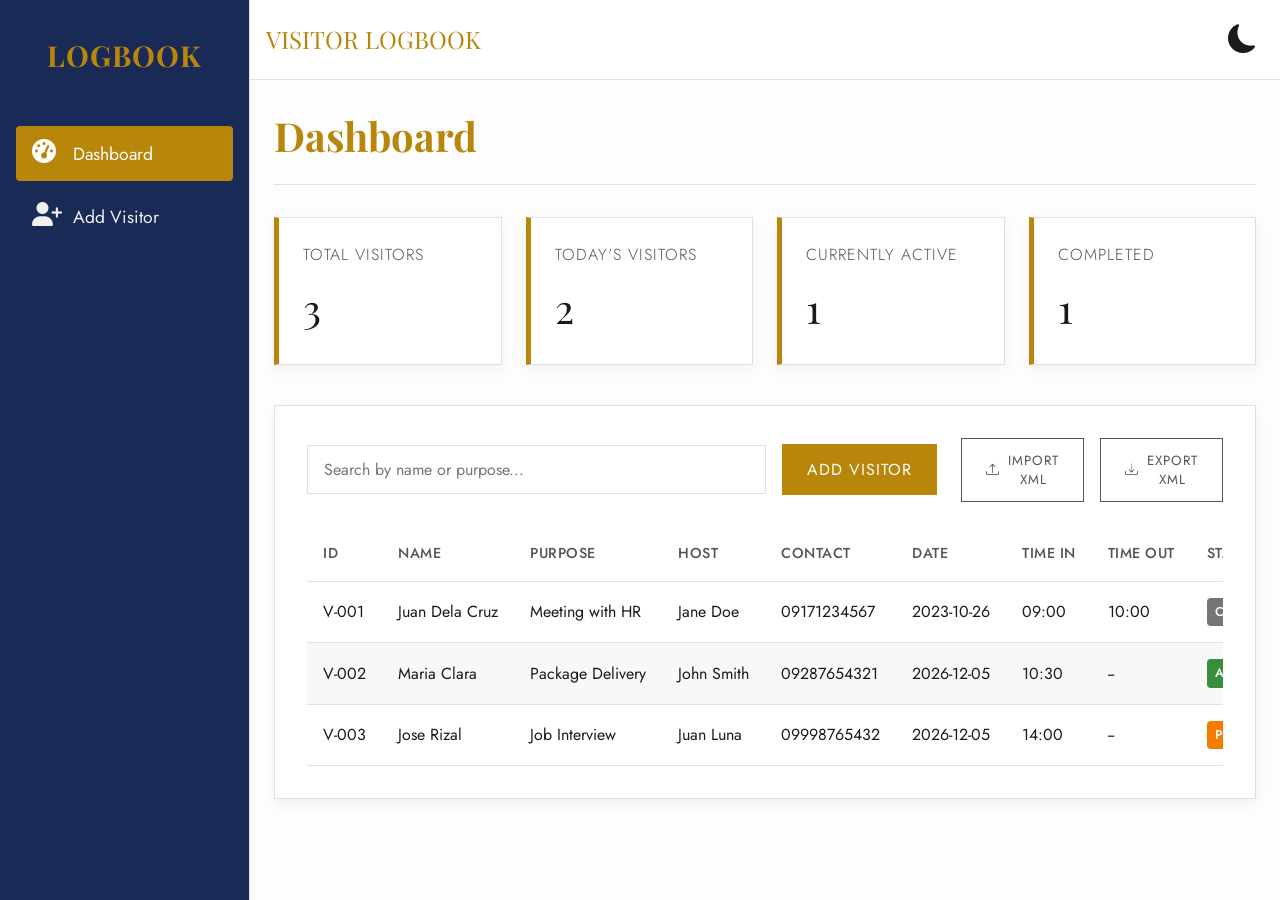
<file: index.html>
<!-- index.html -->

<!DOCTYPE html>
<html lang="en">
<head>
    <meta charset="UTF-8">
    <meta name="viewport" content="width=device-width, initial-scale=1.0">
    <title>Visitor Logbook</title>
    <link rel="stylesheet" href="style.css">
    <link rel="stylesheet" href="https://cdnjs.cloudflare.com/ajax/libs/font-awesome/6.4.2/css/all.min.css">
    <link rel="stylesheet" href="https://cdn.jsdelivr.net/npm/bootstrap-icons@1.10.5/font/bootstrap-icons.css">
</head>
<body id="dashboard-page">
    <script>
        // Apply theme immediately
        const preferredTheme = localStorage.getItem('themePreference');
        if (preferredTheme === 'dark') {
            document.body.classList.add('dark-mode');
        }
    </script>

    <div id="toast-container" class="toast-container"></div>

    <div class="main-wrapper">
        <div class="sidebar">
            <h1 class="logo">LOGBOOK</h1>
            <ul class="nav-links">
                <li><a href="index.html" class="active"><i class="fas fa-tachometer-alt"></i> <span>Dashboard</span></a></li>
                <li><a href="add.html"><i class="fas fa-user-plus"></i> <span>Add Visitor</span></a></li>
            </ul>
        </div>

        <div class="backdrop"></div>

        <div class="main-content">
            <div class="top-navbar">
                <button class="hamburger"><i class="fas fa-bars"></i></button>
                <div class="system-name">VISITOR LOGBOOK</div>
                <button id="theme-toggle">
                    <i class="bi bi-moon-fill"></i>
                    <i class="bi bi-sun-fill"></i>
                </button>
            </div>

            <main class="main-container">
                <h1 class="page-title">Dashboard</h1>

                <section class="summary-cards">
                    <div class="card">
                        <h3>Total Visitors</h3>
                        <p class="value" id="total-visitors">0</p>
                    </div>
                    <div class="card">
                        <h3>Today's Visitors</h3>
                        <p class="value" id="todays-visitors">0</p>
                    </div>
                    <div class="card">
                        <h3>Currently Active</h3>
                        <p class="value" id="active-visitors">0</p>
                    </div>
                    <div class="card">
                        <h3>Completed</h3>
                        <p class="value" id="completed-visitors">0</p>
                    </div>
                </section>

                <section class="data-table-container">
                    <div class="table-controls">
                        <div class="search-and-add">
                            <input type="text" id="search-bar" class="search-bar" placeholder="Search by name or purpose...">
                            <a href="add.html" class="btn btn-primary">Add Visitor</a>
                        </div>
                         <div class="import-export-controls">
                            <button id="import-btn" class="btn btn-secondary"><i class="bi bi-upload"></i> Import XML</button>
                            <button id="export-btn" class="btn btn-secondary"><i class="bi bi-download"></i> Export XML</button>
                        </div>
                        <input type="file" id="import-file-input" accept=".xml">
                    </div>
                    <div class="table-wrapper">
                        <table class="visitor-table">
                            <thead>
                                <tr>
                                    <th>ID</th>
                                    <th>Name</th>
                                    <th>Purpose</th>
                                    <th>Host</th>
                                    <th>Contact</th>
                                    <th>Date</th>
                                    <th>Time In</th>
                                    <th>Time Out</th>
                                    <th>Status</th>
                                    <th>Actions</th>
                                </tr>
                            </thead>
                            <tbody id="visitor-table-body">
                                <!-- JS will populate this -->
                            </tbody>
                        </table>
                        <div id="empty-state" class="empty-state" style="display: none;">
                            <p>No visitor records found.</p>
                        </div>
                    </div>
                </section>
            </main>
        </div>
    </div>

    <!-- Import Confirmation Modal -->
    <div id="import-modal" class="modal-backdrop">
        <div class="modal">
            <h2 class="modal-header">Confirm Import</h2>
            <div id="import-summary" class="modal-body">
                <p>New records: <span id="import-new-count"></span></p>
                <p>Duplicate records (will be skipped on merge): <span id="import-duplicate-count"></span></p>
            </div>
            <div class="modal-actions">
                <button id="merge-btn" class="btn btn-primary">Merge</button>
                <button id="replace-btn" class="btn">Replace</button>
                <button id="cancel-import-btn" class="btn btn-secondary">Cancel</button>
            </div>
        </div>
    </div>

    <script src="main.js"></script>
</body>
</html>
</file>
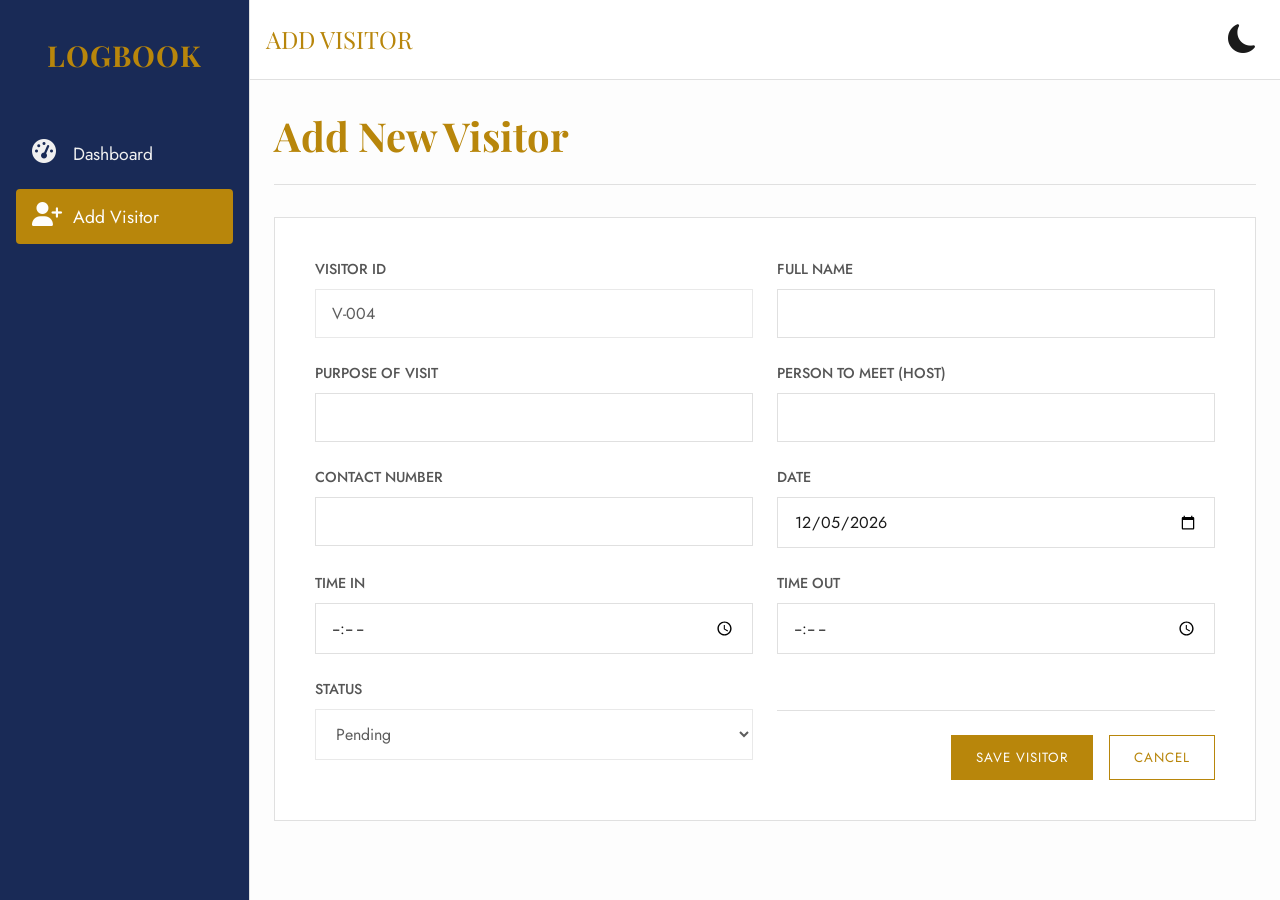
<file: add.html>
<!-- add.html -->

<!DOCTYPE html>
<html lang="en">
<head>
    <meta charset="UTF-8">
    <meta name="viewport" content="width=device-width, initial-scale=1.0">
    <title>Add Visitor</title>
    <link rel="stylesheet" href="style.css">
    <link rel="stylesheet" href="https://cdnjs.cloudflare.com/ajax/libs/font-awesome/6.4.2/css/all.min.css">
    <link rel="stylesheet" href="https://cdn.jsdelivr.net/npm/bootstrap-icons@1.10.5/font/bootstrap-icons.css">
</head>
<body id="add-visitor-page">
    <script>
        // Apply theme immediately
        const preferredTheme = localStorage.getItem('themePreference');
        if (preferredTheme === 'dark') {
            document.body.classList.add('dark-mode');
        }
    </script>

    <div class="main-wrapper">
        <div class="sidebar">
            <h1 class="logo">LOGBOOK</h1>
            <ul class="nav-links">
                <li><a href="index.html"><i class="fas fa-tachometer-alt"></i> <span>Dashboard</span></a></li>
                <li><a href="add.html" class="active"><i class="fas fa-user-plus"></i> <span>Add Visitor</span></a></li>
            </ul>
        </div>

        <div class="backdrop"></div>

        <div class="main-content">
             <div class="top-navbar">
                <button class="hamburger"><i class="fas fa-bars"></i></button>
                <div class="system-name">ADD VISITOR</div>
                <button id="theme-toggle">
                    <i class="bi bi-moon-fill"></i>
                    <i class="bi bi-sun-fill"></i>
                </button>
            </div>

            <main class="main-container">
                <h1 class="page-title">Add New Visitor</h1>

                <div class="form-container">
                    <form id="add-visitor-form" class="form-grid" novalidate>
                        <div class="form-group">
                            <label for="visitor-id">Visitor ID</label>
                            <input type="text" id="visitor-id" name="id" class="form-control" readonly>
                        </div>
                        <div class="form-group">
                            <label for="full-name">Full Name</label>
                            <input type="text" id="full-name" name="name" class="form-control" required>
                            <span class="validation-error">This field is required.</span>
                        </div>
                        <div class="form-group">
                            <label for="purpose">Purpose of Visit</label>
                            <input type="text" id="purpose" name="purpose" class="form-control" required>
                             <span class="validation-error">This field is required.</span>
                        </div>
                        <div class="form-group">
                            <label for="host">Person to Meet (Host)</label>
                            <input type="text" id="host" name="host" class="form-control" required>
                             <span class="validation-error">This field is required.</span>
                        </div>
                        <div class="form-group">
                            <label for="contact">Contact Number</label>
                            <input type="tel" id="contact" name="contact" class="form-control" required>
                             <span class="validation-error">This field is required.</span>
                        </div>
                        <div class="form-group">
                            <label for="date">Date</label>
                            <input type="date" id="date" name="date" class="form-control" required>
                             <span class="validation-error">This field is required.</span>
                        </div>
                        <div class="form-group">
                            <label for="time-in">Time In</label>
                            <input type="time" id="time-in" name="time_in" class="form-control" required>
                             <span class="validation-error">This field is required.</span>
                        </div>
                        <div class="form-group">
                            <label for="time-out">Time Out</label>
                            <input type="time" id="time-out" name="time_out" class="form-control">
                        </div>
                         <div class="form-group">
                            <label for="status">Status</label>
                            <select id="status" name="status" class="form-control" required>
                                <option value="Pending">Pending</option>
                                <option value="Active">Active</option>
                                <option value="Completed">Completed</option>
                            </select>
                             <span class="validation-error">This field is required.</span>
                        </div>

                        <div class="form-actions">
                            <button type="submit" class="btn btn-primary">Save Visitor</button>
                            <button type="button" id="cancel-btn" class="btn">Cancel</button>
                        </div>
                    </form>
                </div>
            </main>
        </div>
    </div>

    <script src="main.js"></script>
</body>
</html>
</file>
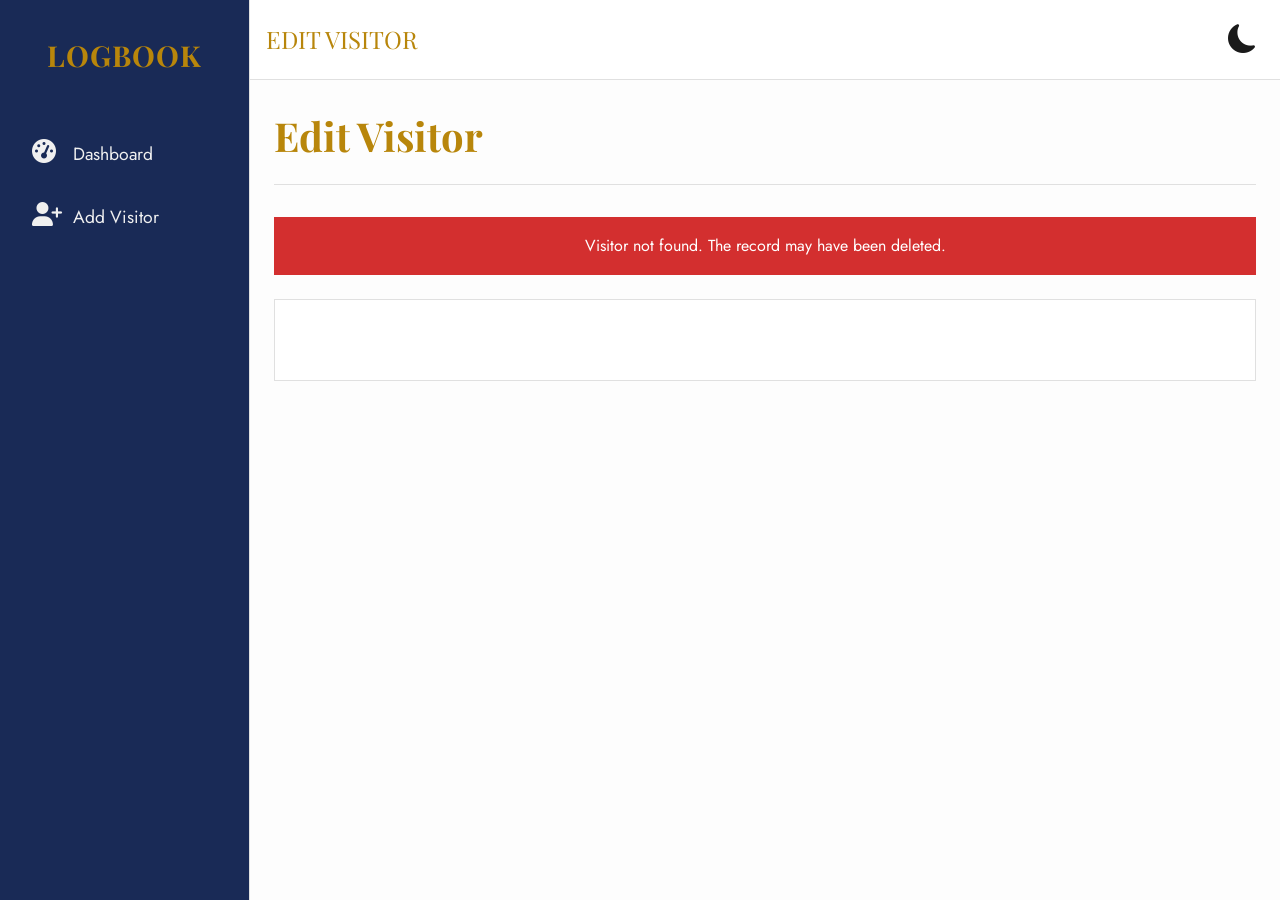
<file: edit.html>
<!-- edit.html -->

<!DOCTYPE html>
<html lang="en">
<head>
    <meta charset="UTF-8">
    <meta name="viewport" content="width=device-width, initial-scale=1.0">
    <title>Edit Visitor</title>
    <link rel="stylesheet" href="style.css">
    <link rel="stylesheet" href="https://cdnjs.cloudflare.com/ajax/libs/font-awesome/6.4.2/css/all.min.css">
    <link rel="stylesheet" href="https://cdn.jsdelivr.net/npm/bootstrap-icons@1.10.5/font/bootstrap-icons.css">
</head>
<body id="edit-visitor-page">
    <script>
        // Apply theme immediately
        const preferredTheme = localStorage.getItem('themePreference');
        if (preferredTheme === 'dark') {
            document.body.classList.add('dark-mode');
        }
    </script>

    <div class="main-wrapper">
        <div class="sidebar">
            <h1 class="logo">LOGBOOK</h1>
            <ul class="nav-links">
                <li><a href="index.html"><i class="fas fa-tachometer-alt"></i> <span>Dashboard</span></a></li>
                <li><a href="add.html"><i class="fas fa-user-plus"></i> <span>Add Visitor</span></a></li>
            </ul>
        </div>

        <div class="backdrop"></div>

        <div class="main-content">
            <div class="top-navbar">
                <button class="hamburger"><i class="fas fa-bars"></i></button>
                <div class="system-name">EDIT VISITOR</div>
                <button id="theme-toggle">
                    <i class="bi bi-moon-fill"></i>
                    <i class="bi bi-sun-fill"></i>
                </button>
            </div>

            <main class="main-container">
                <h1 class="page-title">Edit Visitor</h1>

                <div id="error-message">Visitor not found. The record may have been deleted.</div>

                <div class="form-container">
                    <form id="edit-visitor-form" class="form-grid" novalidate>
                       <div class="form-group">
                            <label for="visitor-id">Visitor ID</label>
                            <input type="text" id="visitor-id" name="id" class="form-control" readonly>
                        </div>
                        <div class="form-group">
                            <label for="full-name">Full Name</label>
                            <input type="text" id="full-name" name="name" class="form-control" required>
                            <span class="validation-error">This field is required.</span>
                        </div>
                        <div class="form-group">
                            <label for="purpose">Purpose of Visit</label>
                            <input type="text" id="purpose" name="purpose" class="form-control" required>
                             <span class="validation-error">This field is required.</span>
                        </div>
                        <div class="form-group">
                            <label for="host">Person to Meet (Host)</label>
                            <input type="text" id="host" name="host" class="form-control" required>
                             <span class="validation-error">This field is required.</span>
                        </div>
                        <div class="form-group">
                            <label for="contact">Contact Number</label>
                            <input type="tel" id="contact" name="contact" class="form-control" required>
                             <span class="validation-error">This field is required.</span>
                        </div>
                        <div class="form-group">
                            <label for="date">Date</label>
                            <input type="date" id="date" name="date" class="form-control" required>
                             <span class="validation-error">This field is required.</span>
                        </div>
                        <div class="form-group">
                            <label for="time-in">Time In</label>
                            <input type="time" id="time-in" name="time_in" class="form-control" required>
                             <span class="validation-error">This field is required.</span>
                        </div>
                        <div class="form-group">
                            <label for="time-out">Time Out</label>
                            <input type="time" id="time-out" name="time_out" class="form-control">
                        </div>
                         <div class="form-group">
                            <label for="status">Status</label>
                            <select id="status" name="status" class="form-control" required>
                                <option value="Pending">Pending</option>
                                <option value="Active">Active</option>
                                <option value="Completed">Completed</option>
                            </select>
                             <span class="validation-error">This field is required.</span>
                        </div>

                        <div class="form-actions">
                            <button type="submit" class="btn btn-primary">Save Changes</button>
                            <button type="button" id="cancel-btn" class="btn">Cancel</button>
                        </div>
                    </form>
                </div>
            </main>
        </div>
    </div>

    <script src="main.js"></script>
</body>
</html>
</file>
<file: style.css>
/* style.css */

@import url('https://fonts.googleapis.com/css2?family=Jost:wght@300;400;500&family=Playfair+Display:wght@700&display=swap');
@import url('https://cdn.jsdelivr.net/npm/bootstrap-icons@1.10.5/font/bootstrap-icons.css');

:root {
    --font-heading: 'Playfair Display', serif;
    --font-body: 'Jost', sans-serif;

    /* Light Mode (Default) */
    --bg-color: #fdfdfd;
    --primary-text-color: #1a1a1a;
    --secondary-text-color: #555;
    --accent-color: #b8860b;
    --sidebar-bg-color: #192a56;
    --sidebar-text-color: #f0f0f0;
    --card-bg-color: #ffffff;
    --border-color: #e0e0e0;
    --table-row-alt-bg: #f8f8f8;
    --input-bg-color: #ffffff;
    --shadow-color: rgba(0, 0, 0, 0.05);

    --error-color: #d32f2f;
    --success-color: #388e3c;
    --warning-color: #f57c00;
    --pending-color: var(--warning-color);
    --active-color: var(--success-color);
    --completed-color: #757575;
    
    --transition-speed: 300ms ease;
}

body.dark-mode {
    /* Dark Mode Overrides */
    --bg-color: #1a1a1a;
    --primary-text-color: #f0f0f0;
    --secondary-text-color: #aaa;
    --accent-color: #d4af37;
    --sidebar-bg-color: #111;
    --sidebar-text-color: #f0f0f0;
    --card-bg-color: #2b2b2b;
    --border-color: #444;
    --table-row-alt-bg: #333;
    --input-bg-color: #333;
    --shadow-color: rgba(0, 0, 0, 0.2);
}

*, *::before, *::after {
    box-sizing: border-box;
    margin: 0;
    padding: 0;
}

body {
    background-color: var(--bg-color);
    color: var(--primary-text-color);
    font-family: var(--font-body);
    font-size: 16px;
    line-height: 1.6;
    overflow-x: hidden;
    transition: background-color var(--transition-speed), color var(--transition-speed);
}

.main-wrapper {
    display: flex;
    min-height: 100vh;
}

.sidebar {
    width: 250px;
    background-color: var(--sidebar-bg-color);
    padding: 2rem 1rem;
    position: fixed;
    top: 0;
    left: -250px;
    height: 100%;
    z-index: 1000;
    transition: left 0.3s ease-in-out, background-color var(--transition-speed);
    border-right: 1px solid var(--border-color);
}

.sidebar.active {
    left: 0;
}

.sidebar .logo {
    font-family: var(--font-heading);
    font-size: 1.8rem;
    color: var(--accent-color);
    text-align: center;
    margin-bottom: 3rem;
    letter-spacing: 1px;
    transition: color var(--transition-speed);
}

.sidebar .nav-links {
    list-style: none;
}

.sidebar .nav-links a {
    color: var(--sidebar-text-color);
    text-decoration: none;
    display: block;
    padding: 0.8rem 1rem;
    border-radius: 4px;
    margin-bottom: 0.5rem;
    transition: background-color 0.3s, color 0.3s;
    font-size: 1.1rem;
}

.sidebar .nav-links a:hover, .sidebar .nav-links a.active {
    background-color: var(--accent-color);
    color: var(--bg-color);
}

.backdrop {
    position: fixed;
    top: 0;
    left: 0;
    width: 100%;
    height: 100%;
    background-color: rgba(0, 0, 0, 0.5);
    z-index: 999;
    display: none;
}

.backdrop.active {
    display: block;
}

.main-content {
    flex-grow: 1;
    width: 100%;
}

.top-navbar {
    display: flex;
    justify-content: space-between;
    align-items: center;
    padding: 0 1rem;
    height: 80px;
    background-color: var(--card-bg-color);
    position: fixed;
    top: 0;
    left: 0;
    right: 0;
    z-index: 998;
    border-bottom: 1px solid var(--border-color);
    transition: all var(--transition-speed);
}

.top-navbar .system-name {
    font-family: var(--font-heading);
    font-size: 1.5rem;
    color: var(--accent-color);
    display: none; /* Hidden on mobile by default */
}

.hamburger, #theme-toggle {
    background: none;
    border: none;
    color: var(--primary-text-color);
    font-size: 1.8rem;
    cursor: pointer;
    min-width: 44px;
    min-height: 44px;
    display: flex;
    align-items: center;
    justify-content: center;
    transition: color var(--transition-speed);
}

.main-container {
    margin-top: 80px;
    padding: 1.5rem;
}

h1.page-title {
    font-family: var(--font-heading);
    font-size: 2.5rem;
    color: var(--accent-color);
    margin-bottom: 2rem;
    border-bottom: 1px solid var(--border-color);
    padding-bottom: 1rem;
    transition: all var(--transition-speed);
}

.summary-cards {
    display: grid;
    grid-template-columns: 1fr;
    gap: 1.5rem;
    margin-bottom: 2.5rem;
}

.card {
    background-color: var(--card-bg-color);
    padding: 1.5rem;
    border: 1px solid var(--border-color);
    border-left: 5px solid var(--accent-color);
    box-shadow: 0 5px 15px var(--shadow-color);
    transition: all var(--transition-speed);
}

.card h3 {
    font-family: var(--font-body);
    font-weight: 300;
    font-size: 1rem;
    text-transform: uppercase;
    letter-spacing: 1px;
    margin-bottom: 0.5rem;
    color: var(--secondary-text-color);
}

.card .value {
    font-family: var(--font-heading);
    font-size: 2.5rem;
    color: var(--primary-text-color);
}

.data-table-container {
    background-color: var(--card-bg-color);
    padding: 2rem;
    border: 1px solid var(--border-color);
    box-shadow: 0 5px 15px var(--shadow-color);
    transition: all var(--transition-speed);
}

.table-controls {
    display: flex;
    flex-direction: column;
    gap: 1.5rem;
    margin-bottom: 1.5rem;
}

.search-and-add {
    display: flex;
    flex-direction: column;
    gap: 1rem;
    width: 100%;
}

.search-bar {
    flex-grow: 1;
    padding: 0.75rem 1rem;
    background-color: var(--input-bg-color);
    border: 1px solid var(--border-color);
    color: var(--primary-text-color);
    font-family: var(--font-body);
    font-size: 1rem;
}

.import-export-controls {
    display: flex;
    flex-direction: column;
    gap: 1rem;
}

.btn {
    background: transparent;
    border: 1px solid var(--accent-color);
    color: var(--accent-color);
    padding: 0.75rem 1.5rem;
    font-family: var(--font-body);
    text-transform: uppercase;
    letter-spacing: 1px;
    text-decoration: none;
    display: inline-flex;
    align-items: center;
    justify-content: center;
    gap: 0.5rem;
    cursor: pointer;
    transition: background-color 0.3s, color 0.3s;
    min-height: 44px;
    width: 100%;
    text-align: center;
}

.btn:hover {
    background-color: var(--accent-color);
    color: var(--bg-color);
}

.btn-primary { background-color: var(--accent-color); color: var(--bg-color); }
.btn-primary:hover { background-color: transparent; color: var(--accent-color); }
.btn-secondary { border-color: var(--secondary-text-color); color: var(--secondary-text-color); }
.btn-secondary:hover { background-color: var(--secondary-text-color); color: var(--bg-color); }

.table-wrapper { overflow-x: auto; }
.visitor-table { width: 100%; border-collapse: collapse; }
.visitor-table th, .visitor-table td { padding: 1rem; text-align: left; border-bottom: 1px solid var(--border-color); white-space: nowrap; }
.visitor-table tbody tr:nth-child(even) { background-color: var(--table-row-alt-bg); }
.visitor-table th { font-family: var(--font-body); font-weight: 500; text-transform: uppercase; letter-spacing: 0.5px; font-size: 0.9rem; color: var(--secondary-text-color); }

.status { padding: 0.25rem 0.5rem; border-radius: 4px; font-size: 0.8rem; font-weight: 500; text-transform: uppercase; display: inline-block; color: #fff; }
.status-Active { background-color: var(--active-color); }
.status-Completed { background-color: var(--completed-color); }
.status-Pending { background-color: var(--pending-color); }

.action-buttons a, .action-buttons button { margin-right: 0.5rem; background: none; border: none; cursor: pointer; }
.action-buttons .btn-edit { color: var(--accent-color); font-size: 1.1rem; }
.action-buttons .btn-delete { color: var(--error-color); font-size: 1.1rem; }

.empty-state { text-align: center; padding: 3rem; font-style: italic; color: var(--secondary-text-color); }

.form-container { background-color: var(--card-bg-color); padding: 2.5rem; border: 1px solid var(--border-color); }
.form-grid { display: grid; grid-template-columns: 1fr; gap: 1.5rem; }
.form-group { display: flex; flex-direction: column; }
.form-group label { margin-bottom: 0.5rem; font-weight: 500; text-transform: uppercase; font-size: 0.9rem; color: var(--secondary-text-color); }
.form-control { width: 100%; padding: 0.75rem 1rem; background-color: var(--input-bg-color); border: 1px solid var(--border-color); color: var(--primary-text-color); font-family: var(--font-body); font-size: 1rem; min-height: 44px; }
.form-control:read-only { opacity: 0.7; cursor: not-allowed; }
.form-actions { display: flex; flex-direction: column; gap: 1rem; margin-top: 2rem; padding-top: 1.5rem; border-top: 1px solid var(--border-color); }

.validation-error { color: var(--error-color); font-size: 0.85rem; margin-top: 0.25rem; display: none; }

/* IMPORT/EXPORT & TOASTS */
#import-file-input { display: none; }
.toast-container { position: fixed; top: 90px; right: 20px; z-index: 2000; display: flex; flex-direction: column; gap: 1rem; }
.toast { background-color: var(--card-bg-color); padding: 1rem 1.5rem; border-left: 5px solid; border-color: var(--primary-text-color); box-shadow: 0 5px 15px var(--shadow-color); display: flex; align-items: center; justify-content: space-between; gap: 1rem; transform: translateX(calc(100% + 20px)); transition: transform 0.5s ease-in-out; min-width: 300px; max-width: 90vw; }
.toast.show { transform: translateX(0); }
.toast.success { border-color: var(--success-color); }
.toast.error { border-color: var(--error-color); }
.toast.warning { border-color: var(--warning-color); }
.toast-message { flex-grow: 1; }
.toast-close { background: none; border: none; font-size: 1.5rem; color: var(--secondary-text-color); cursor: pointer; }
.modal-backdrop { position: fixed; top: 0; left: 0; width: 100%; height: 100%; background-color: rgba(0, 0, 0, 0.6); z-index: 1500; display: none; align-items: center; justify-content: center; }
.modal-backdrop.active { display: flex; }
.modal { background-color: var(--card-bg-color); padding: 2.5rem; border: 1px solid var(--border-color); box-shadow: 0 10px 30px var(--shadow-color); max-width: 500px; width: 90%; }
.modal-header { font-family: var(--font-heading); font-size: 1.8rem; margin-bottom: 1rem; color: var(--accent-color); }
.modal-body { margin-bottom: 2rem; }
.modal-body p { margin-bottom: 0.5rem; }
.modal-actions { display: flex; flex-direction: column; gap: 1rem; }

#error-message { background-color: var(--error-color); color: white; padding: 1rem; margin-bottom: 1.5rem; text-align: center; display: none; }

#theme-toggle .bi-sun-fill { display: none; }
#theme-toggle .bi-moon-fill { display: block; }
.dark-mode #theme-toggle .bi-sun-fill { display: block; }
.dark-mode #theme-toggle .bi-moon-fill { display: none; }

/* --- RESPONSIVENESS --- */

/* Narrow Mobile Phones */
@media (max-width: 479px) {
    h1.page-title { font-size: 2rem; }
    .main-container, .data-table-container, .form-container, .modal { padding: 1rem; }
    .card { padding: 1rem; }
    .card .value { font-size: 2rem; }
    .top-navbar .system-name { display: none; } /* Ensure it stays hidden */
    .form-grid { gap: 1rem; }
}

/* Tablet styles */
@media (min-width: 768px) {
    .main-wrapper { padding-left: 80px; }
    .sidebar { left: 0; width: 80px; padding: 2rem 0; }
    .sidebar .logo { display: none; } /* Hide logo on tablet */
    .sidebar .nav-links span { display: none; }
    .sidebar .nav-links i { font-size: 1.5rem; display: block; margin: 0 auto; }
    .sidebar .nav-links a { text-align: center; }
    
    .top-navbar { left: 80px; }
    .top-navbar .system-name { display: block; }

    .hamburger { display: none; }
    
    .main-content { width: calc(100% - 80px); }
    
    .summary-cards { grid-template-columns: repeat(2, 1fr); }
    
    .table-controls { flex-direction: row; align-items: center; justify-content: space-between; gap: 1.5rem; }
    .search-and-add { flex-direction: row; align-items: center; gap: 1rem; }
    .import-export-controls { flex-direction: row; }

    .search-bar { width: auto; }
    .btn { width: auto; }
    .form-grid { grid-template-columns: repeat(2, 1fr); }
    .form-actions { flex-direction: row; justify-content: flex-end; }
    .form-actions .btn { width: auto; }
    .modal-actions { flex-direction: row; justify-content: flex-end; }
}

/* Desktop styles */
@media (min-width: 992px) {
    .main-wrapper { padding-left: 250px; }
    .sidebar { width: 250px; padding: 2rem 1rem; } /* Restore original padding */
    .sidebar .logo { 
        display: block;  /* Restore logo on desktop */
        font-size: 1.8rem;
        margin-bottom: 3rem;
    }
    .sidebar .nav-links span { display: inline; }
    .sidebar .nav-links i { margin-right: 1rem; width: 20px; text-align: center; display: inline-block; }
    .sidebar .nav-links a { text-align: left; }

    .top-navbar { left: 250px; }
    
    .main-content { width: calc(100% - 250px); }
    .summary-cards { grid-template-columns: repeat(4, 1fr); }
}
</file>
